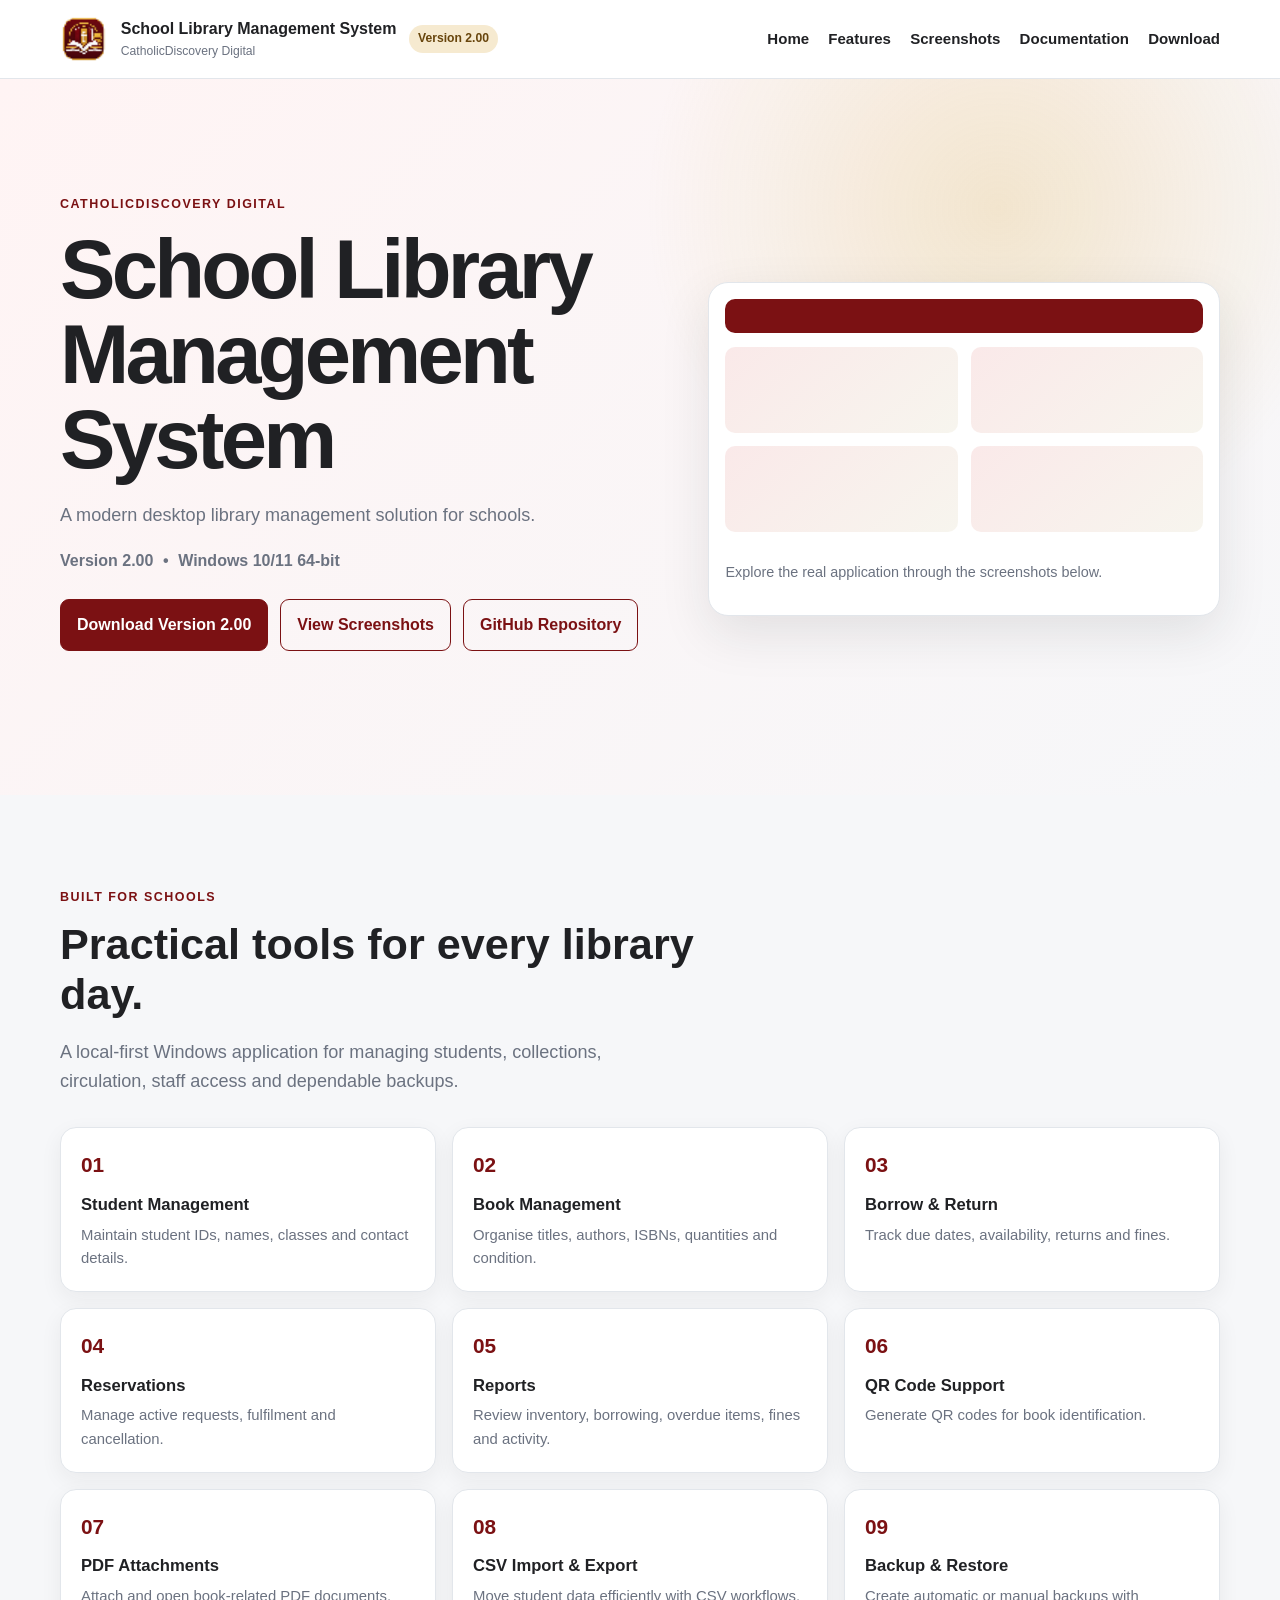
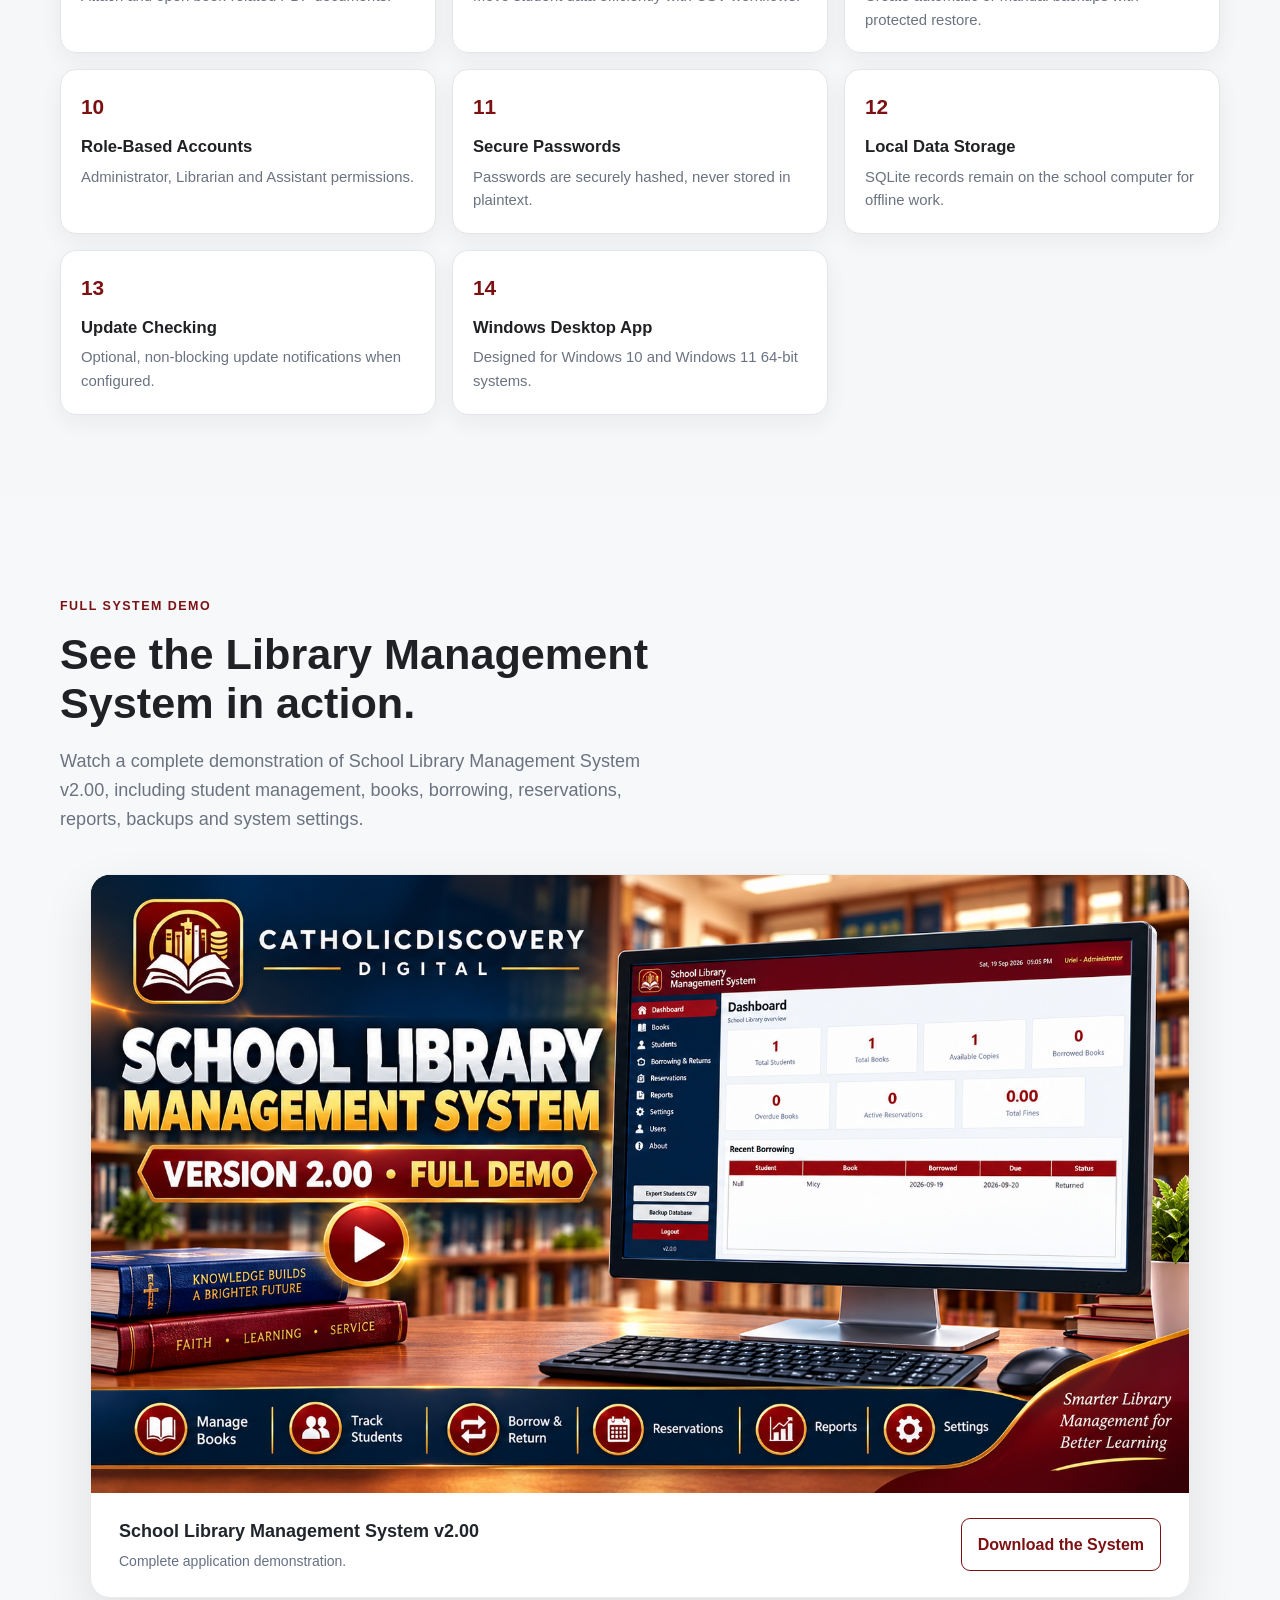
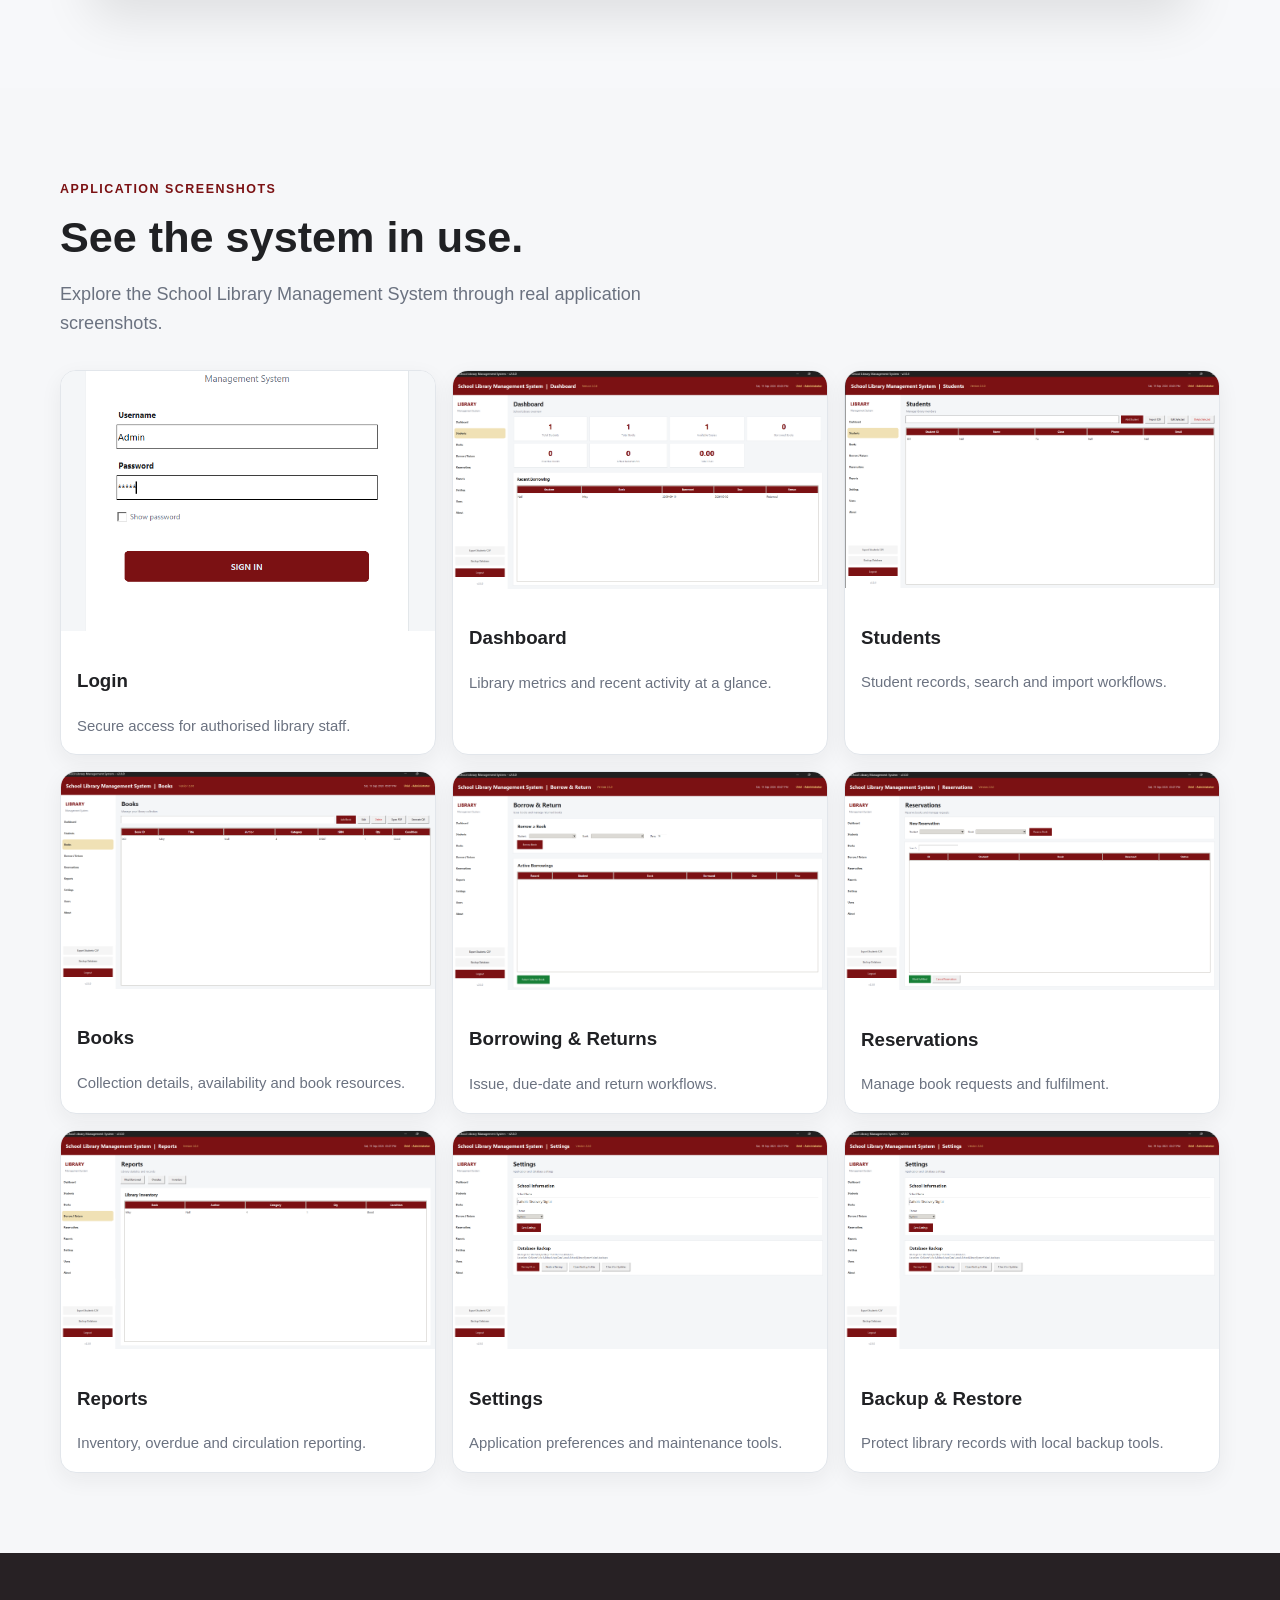
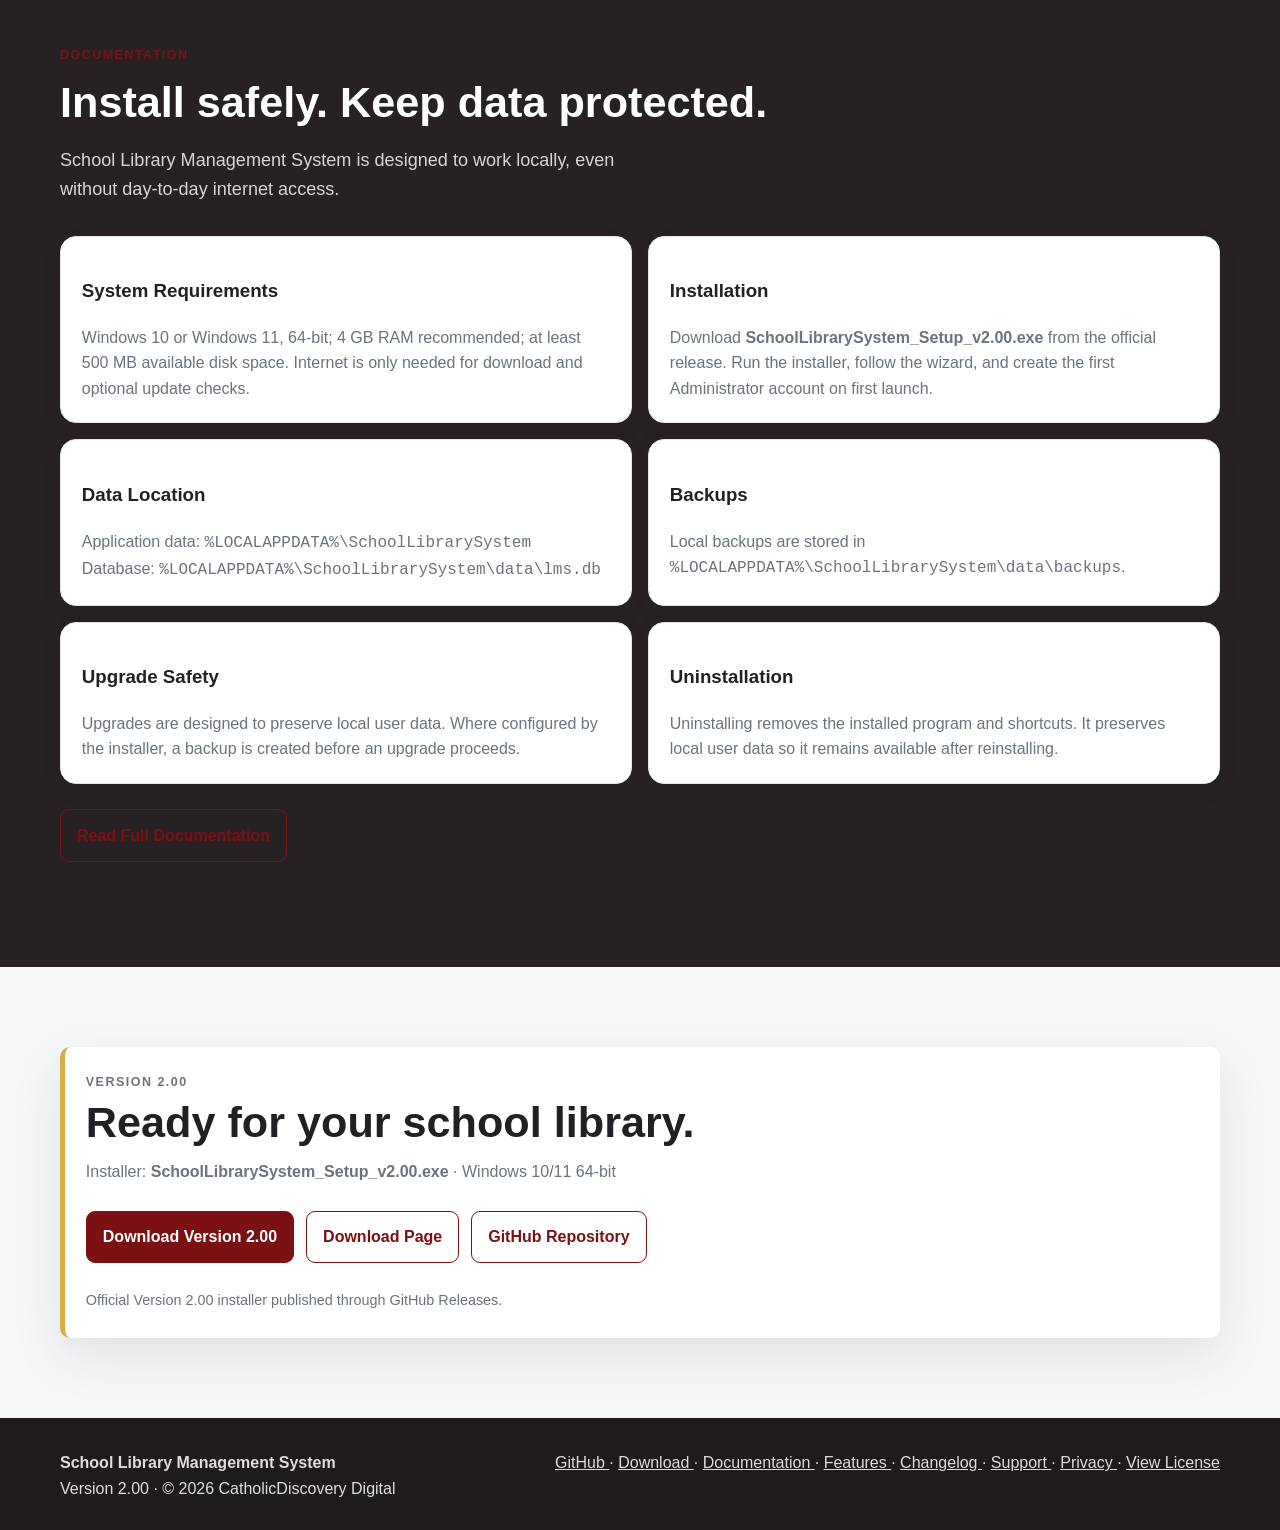
<file: index.html>
<!doctype html>

<html lang="en">
<head>
  <meta charset="utf-8">
  <meta name="viewport" content="width=device-width, initial-scale=1">

  <meta name="theme-color" content="#7b1113">
  <meta name="description" content="Professional Windows desktop library management software for schools.">

  <meta property="og:title" content="School Library Management System | CatholicDiscovery Digital">
  <meta property="og:description" content="Professional Windows desktop library management software for schools.">
  <meta property="og:type" content="website">

  <title>School Library Management System | CatholicDiscovery Digital</title>

  <link rel="icon" href="assets/favicon.ico" sizes="any">
  <link rel="stylesheet" href="style.css">

  <script defer src="script.js"></script>

</head>

<body>

  <!-- Skip Link -->

<a class="skip" href="#main">Skip to content</a>

  <!-- =========================
       HEADER / NAVIGATION
  ========================== -->

  <header class="topbar">
    <nav class="site-width topbar-inner" aria-label="Primary navigation">


  <!-- Brand -->
  <a class="brand" href="index.html" aria-label="School Library Management System home">

    <img
      src="assets/logo.png"
      alt="School Library Management System Logo"
    >

    <span>
      <span class="brand-name">
        School Library Management System
      </span>

      <span class="brand-publisher">
        CatholicDiscovery Digital
      </span>
    </span>

    <span class="badge">
      Version <span data-version>2.00</span>
    </span>

  </a>

  <!-- Mobile Menu Button -->
  <button
    class="menu-button"
    type="button"
    data-menu-button
    aria-label="Toggle navigation"
    aria-expanded="false"
  >
    Menu
  </button>

  <!-- Navigation -->
  <div class="nav-links" data-menu>

    <a href="index.html" aria-current="page">
      Home
    </a>

    <a href="features.html">
      Features
    </a>

    <a href="index.html#screenshots">
      Screenshots
    </a>

    <a href="documentation.html">
      Documentation
    </a>

    <a href="download.html">
      Download
    </a>

  </div>

</nav>


  </header>

  <main id="main">


<!-- =========================
     HERO
========================== -->
<section class="hero" id="top">

  <div class="site-width hero-layout">

    <div>

      <p class="eyebrow">
        CatholicDiscovery Digital
      </p>

      <h1>
        School Library Management System
      </h1>

      <p class="lead">
        A modern desktop library management solution for schools.
      </p>

      <div class="hero-meta">

        <span>
          Version <span data-version>2.00</span>
        </span>

        <span>•</span>

        <span>
          Windows 10/11 64-bit
        </span>

      </div>


      <!-- Hero Buttons -->
      <div class="buttons">

        <a
          class="button"
          href="download.html"
        >
          Download Version 2.00
        </a>

        <a
          class="button alt"
          href="index.html#screenshots"
        >
          View Screenshots
        </a>

        <a
          class="button alt"
          href="https://github.com/micnu123-png/school-library-management-system"
          target="_blank"
          rel="noopener noreferrer"
        >
          GitHub Repository
        </a>

      </div>

      <p
        class="status"
        id="site-status"
        aria-live="polite"
      ></p>

    </div>


    <!-- Application Preview -->
    <div
      class="app-preview"
      aria-label="Application preview"
    >

      <div class="preview-top"></div>

      <div class="preview-lines">
        <span></span>
        <span></span>
        <span></span>
        <span></span>
      </div>

      <p class="status">
        Explore the real application through the screenshots below.
      </p>

    </div>

  </div>

</section>


<!-- =========================
     FEATURES
========================== -->
<section id="features">

  <div class="site-width">

    <div class="section-heading">

      <p class="eyebrow">
        Built for schools
      </p>

      <h2>
        Practical tools for every library day.
      </h2>

      <p class="lead">
        A local-first Windows application for managing students,
        collections, circulation, staff access and dependable backups.
      </p>

    </div>


    <div class="feature-grid">

      <article class="feature">
        <span class="feature-icon">01</span>
        <h3>Student Management</h3>
        <p>
          Maintain student IDs, names, classes and contact details.
        </p>
      </article>

      <article class="feature">
        <span class="feature-icon">02</span>
        <h3>Book Management</h3>
        <p>
          Organise titles, authors, ISBNs, quantities and condition.
        </p>
      </article>

      <article class="feature">
        <span class="feature-icon">03</span>
        <h3>Borrow &amp; Return</h3>
        <p>
          Track due dates, availability, returns and fines.
        </p>
      </article>

      <article class="feature">
        <span class="feature-icon">04</span>
        <h3>Reservations</h3>
        <p>
          Manage active requests, fulfilment and cancellation.
        </p>
      </article>

      <article class="feature">
        <span class="feature-icon">05</span>
        <h3>Reports</h3>
        <p>
          Review inventory, borrowing, overdue items, fines and activity.
        </p>
      </article>

      <article class="feature">
        <span class="feature-icon">06</span>
        <h3>QR Code Support</h3>
        <p>
          Generate QR codes for book identification.
        </p>
      </article>

      <article class="feature">
        <span class="feature-icon">07</span>
        <h3>PDF Attachments</h3>
        <p>
          Attach and open book-related PDF documents.
        </p>
      </article>

      <article class="feature">
        <span class="feature-icon">08</span>
        <h3>CSV Import &amp; Export</h3>
        <p>
          Move student data efficiently with CSV workflows.
        </p>
      </article>

      <article class="feature">
        <span class="feature-icon">09</span>
        <h3>Backup &amp; Restore</h3>
        <p>
          Create automatic or manual backups with protected restore.
        </p>
      </article>

      <article class="feature">
        <span class="feature-icon">10</span>
        <h3>Role-Based Accounts</h3>
        <p>
          Administrator, Librarian and Assistant permissions.
        </p>
      </article>

      <article class="feature">
        <span class="feature-icon">11</span>
        <h3>Secure Passwords</h3>
        <p>
          Passwords are securely hashed, never stored in plaintext.
        </p>
      </article>

      <article class="feature">
        <span class="feature-icon">12</span>
        <h3>Local Data Storage</h3>
        <p>
          SQLite records remain on the school computer for offline work.
        </p>
      </article>

      <article class="feature">
        <span class="feature-icon">13</span>
        <h3>Update Checking</h3>
        <p>
          Optional, non-blocking update notifications when configured.
        </p>
      </article>

      <article class="feature">
        <span class="feature-icon">14</span>
        <h3>Windows Desktop App</h3>
        <p>
          Designed for Windows 10 and Windows 11 64-bit systems.
        </p>
      </article>

    </div>

  </div>

</section>

    <!-- =========================
     VIDEO DEMO
========================== -->
<section class="demo-video-section" id="demo">

  <div class="site-width">

    <div class="section-heading">

      <p class="eyebrow">
        Full System Demo
      </p>

      <h2>
        See the Library Management System in action.
      </h2>

      <p class="lead">
        Watch a complete demonstration of School Library Management System
        v2.00, including student management, books, borrowing, reservations,
        reports, backups and system settings.
      </p>

    </div>

    <div class="demo-video-card">

      <div class="video-container">

        <video
          id="library-demo-video"
          playsinline
          preload="metadata"
          poster="assets/images/library-demo-poster.jpg"
        >
          <source
            src="https://res.cloudinary.com/dn3k7vl4/video/upload/v1790012895/library-demo.mp4"
            type="video/mp4"
          >

          Your browser does not support HTML5 video.
        </video>

      </div>

      <div class="demo-video-info">

        <div>
          <strong>School Library Management System v2.00</strong>

          <p>
            Complete application demonstration.
          </p>
        </div>

        <a
          class="button alt"
          href="download.html"
        >
          Download the System
        </a>

      </div>

    </div>

  </div>

</section>
    


<!-- =========================
     SCREENSHOTS
========================== -->
<section id="screenshots">

  <div class="site-width">

    <div class="section-heading">

      <p class="eyebrow">
        Application Screenshots
      </p>

      <h2>
        See the system in use.
      </h2>

      <p class="lead">
        Explore the School Library Management System through real
        application screenshots.
      </p>

    </div>


    <div class="screenshots">

      <!-- Login -->
      <article class="shot-card">

        <a
          href="screenshots/login.png"
          data-shot-link
          target="_blank"
          rel="noopener"
        >

          <div class="shot-media">

            <img
              src="screenshots/login.png"
              alt="School Library Management System login screen"
            >

            <span class="placeholder">
              Screenshot coming soon
            </span>

          </div>

        </a>

        <div class="shot-copy">
          <h3>Login</h3>
          <p>
            Secure access for authorised library staff.
          </p>
        </div>

      </article>


      <!-- Dashboard -->
      <article class="shot-card">

        <a
          href="screenshots/dashboard.png"
          data-shot-link
          target="_blank"
          rel="noopener"
        >

          <div class="shot-media">

            <img
              src="screenshots/dashboard.png"
              alt="School Library Management System dashboard"
            >

            <span class="placeholder">
              Screenshot coming soon
            </span>

          </div>

        </a>

        <div class="shot-copy">
          <h3>Dashboard</h3>
          <p>
            Library metrics and recent activity at a glance.
          </p>
        </div>

      </article>


      <!-- Students -->
      <article class="shot-card">

        <a
          href="screenshots/students.png"
          data-shot-link
          target="_blank"
          rel="noopener"
        >

          <div class="shot-media">

            <img
              src="screenshots/students.png"
              alt="Student management page"
            >

            <span class="placeholder">
              Screenshot coming soon
            </span>

          </div>

        </a>

        <div class="shot-copy">
          <h3>Students</h3>
          <p>
            Student records, search and import workflows.
          </p>
        </div>

      </article>


      <!-- Books -->
      <article class="shot-card">

        <a
          href="screenshots/books.png"
          data-shot-link
          target="_blank"
          rel="noopener"
        >

          <div class="shot-media">

            <img
              src="screenshots/books.png"
              alt="Book management page"
            >

            <span class="placeholder">
              Screenshot coming soon
            </span>

          </div>

        </a>

        <div class="shot-copy">
          <h3>Books</h3>
          <p>
            Collection details, availability and book resources.
          </p>
        </div>

      </article>


      <!-- Borrowing -->
      <article class="shot-card">

        <a
          href="screenshots/borrowing.png"
          data-shot-link
          target="_blank"
          rel="noopener"
        >

          <div class="shot-media">

            <img
              src="screenshots/borrowing.png"
              alt="Borrowing and returns page"
            >

            <span class="placeholder">
              Screenshot coming soon
            </span>

          </div>

        </a>

        <div class="shot-copy">
          <h3>Borrowing &amp; Returns</h3>
          <p>
            Issue, due-date and return workflows.
          </p>
        </div>

      </article>


      <!-- Reservations -->
      <article class="shot-card">

        <a
          href="screenshots/reservations.png"
          data-shot-link
          target="_blank"
          rel="noopener"
        >

          <div class="shot-media">

            <img
              src="screenshots/reservations.png"
              alt="Reservations page"
            >

            <span class="placeholder">
              Screenshot coming soon
            </span>

          </div>

        </a>

        <div class="shot-copy">
          <h3>Reservations</h3>
          <p>
            Manage book requests and fulfilment.
          </p>
        </div>

      </article>


      <!-- Reports -->
      <article class="shot-card">

        <a
          href="screenshots/reports.png"
          data-shot-link
          target="_blank"
          rel="noopener"
        >

          <div class="shot-media">

            <img
              src="screenshots/reports.png"
              alt="Reports page"
            >

            <span class="placeholder">
              Screenshot coming soon
            </span>

          </div>

        </a>

        <div class="shot-copy">
          <h3>Reports</h3>
          <p>
            Inventory, overdue and circulation reporting.
          </p>
        </div>

      </article>


      <!-- Settings -->
      <article class="shot-card">

        <a
          href="screenshots/settings.png"
          data-shot-link
          target="_blank"
          rel="noopener"
        >

          <div class="shot-media">

            <img
              src="screenshots/settings.png"
              alt="Settings page"
            >

            <span class="placeholder">
              Screenshot coming soon
            </span>

          </div>

        </a>

        <div class="shot-copy">
          <h3>Settings</h3>
          <p>
            Application preferences and maintenance tools.
          </p>
        </div>

      </article>


      <!-- Backup -->
      <article class="shot-card">

        <a
          href="screenshots/backup.png"
          data-shot-link
          target="_blank"
          rel="noopener"
        >

          <div class="shot-media">

            <img
              src="screenshots/backup.png"
              alt="Backup and restore page"
            >

            <span class="placeholder">
              Screenshot coming soon
            </span>

          </div>

        </a>

        <div class="shot-copy">
          <h3>Backup &amp; Restore</h3>
          <p>
            Protect library records with local backup tools.
          </p>
        </div>

      </article>

    </div>

  </div>

</section>


<!-- =========================
     DOCUMENTATION PREVIEW
========================== -->
<section
  class="docs"
  id="documentation"
>

  <div class="site-width">

    <div class="section-heading">

      <p class="eyebrow">
        Documentation
      </p>

      <h2>
        Install safely. Keep data protected.
      </h2>

      <p class="lead">
        School Library Management System is designed to work locally,
        even without day-to-day internet access.
      </p>

    </div>


    <div class="doc-grid">

      <article class="doc-card">
        <h3>System Requirements</h3>
        <p>
          Windows 10 or Windows 11, 64-bit; 4 GB RAM recommended;
          at least 500 MB available disk space. Internet is only needed
          for download and optional update checks.
        </p>
      </article>

      <article class="doc-card">
        <h3>Installation</h3>
        <p>
          Download <strong>SchoolLibrarySystem_Setup_v2.00.exe</strong>
          from the official release. Run the installer, follow the
          wizard, and create the first Administrator account on first launch.
        </p>
      </article>

      <article class="doc-card">
        <h3>Data Location</h3>
        <p>
          Application data:
          <code>%LOCALAPPDATA%\SchoolLibrarySystem</code>
          <br>
          Database:
          <code>%LOCALAPPDATA%\SchoolLibrarySystem\data\lms.db</code>
        </p>
      </article>

      <article class="doc-card">
        <h3>Backups</h3>
        <p>
          Local backups are stored in
          <code>%LOCALAPPDATA%\SchoolLibrarySystem\data\backups</code>.
        </p>
      </article>

      <article class="doc-card">
        <h3>Upgrade Safety</h3>
        <p>
          Upgrades are designed to preserve local user data.
          Where configured by the installer, a backup is created
          before an upgrade proceeds.
        </p>
      </article>

      <article class="doc-card">
        <h3>Uninstallation</h3>
        <p>
          Uninstalling removes the installed program and shortcuts.
          It preserves local user data so it remains available
          after reinstalling.
        </p>
      </article>

    </div>


    <div class="buttons">

      <a
        class="button alt"
        href="documentation.html"
      >
        Read Full Documentation
      </a>

    </div>

  </div>

</section>


<!-- =========================
     DOWNLOAD
========================== -->
<section id="download">

  <div class="site-width release-box">

    <p class="eyebrow">
      Version <span data-version>2.00</span>
    </p>

    <h2>
      Ready for your school library.
    </h2>

    <p>
      Installer:
      <strong>SchoolLibrarySystem_Setup_v2.00.exe</strong>
      · Windows 10/11 64-bit
    </p>


    <div class="buttons">

      <!-- Official GitHub Release -->
      <a
        class="button"
        href="https://github.com/micnu123-png/school-library-management-system/releases/download/v2.00/SchoolLibrarySystem_Setup_v2.00.exe"
      >
        Download Version 2.00
      </a>

      <a
        class="button alt"
        href="download.html"
      >
        Download Page
      </a>

      <a
        class="button alt"
        href="https://github.com/micnu123-png/school-library-management-system"
        target="_blank"
        rel="noopener noreferrer"
      >
        GitHub Repository
      </a>

    </div>


    <p class="status">
      Official Version 2.00 installer published through GitHub Releases.
    </p>

  </div>

</section>


  </main>

  <!-- =========================
       FOOTER
  ========================== -->

  <footer class="footer">


<div class="site-width footer-inner">

  <div>

    <strong>
      School Library Management System
    </strong>

    <br>

    Version <span data-version>2.00</span>
    · © 2026 CatholicDiscovery Digital

  </div>


  <div class="footer-links">

    <a
      href="https://github.com/micnu123-png/school-library-management-system"
      target="_blank"
      rel="noopener noreferrer"
    >
      GitHub
    </a>

    ·

    <a href="download.html">
      Download
    </a>

    ·

    <a href="documentation.html">
      Documentation
    </a>

    ·

    <a href="features.html">
      Features
    </a>

    ·

    <a href="changelog.html">
      Changelog
    </a>

    ·

    <a href="support.html">
      Support
    </a>

    ·

    <a href="privacy.html">
      Privacy
    </a>

    ·

    <a href="license.html">
      View License
    </a>

  </div>

</div>


  </footer>

  <script src="https://cdn.fluidplayer.com/v3/current/fluidplayer.min.js"></script>

<script>
  document.addEventListener("DOMContentLoaded", function () {

    var myFP = fluidPlayer("library-demo-video", {

      layoutControls: {

        controlBar: {
          autoHideTimeout: 3,
          animated: true,
          autoHide: true
        },

        htmlOnPauseBlock: {
          html: null,
          height: null,
          width: null
        },

        autoPlay: false,
        mute: false,

        allowTheatre: true,

        playPauseAnimation: true,

        playbackRateEnabled: true,

        allowDownload: false,

        playButtonShowing: true,

        fillToContainer: false,

        posterImage: "assets/images/library-demo-poster.jpg"
      },

      vastOptions: {
        adList: [],
        adCTAText: false,
        adCTATextPosition: ""
      }

    });

  });

  
</script>
</body>
</html>
</file>
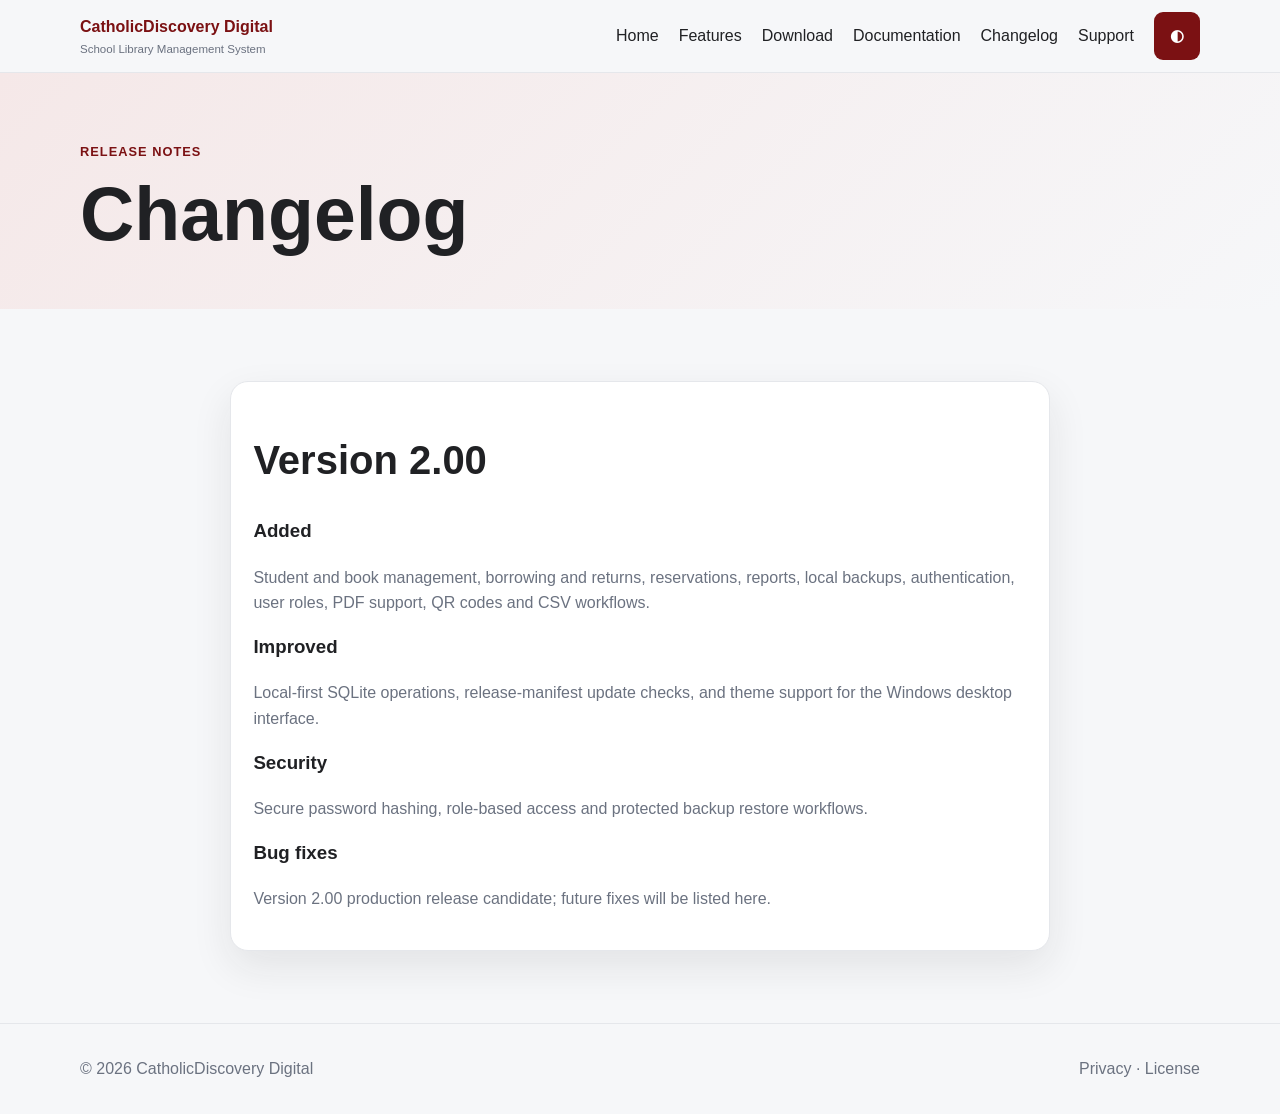
<file: changelog.html>
<!doctype html>
<html lang="en"><head><meta charset="utf-8"><meta name="viewport" content="width=device-width,initial-scale=1"><title>Changelog | School Library Management System</title><meta name="description" content="Release notes for School Library Management System."><link rel="stylesheet" href="css/style.css"><script defer src="js/version.js"></script><script defer src="js/script.js"></script></head>
<body><header class="nav"><nav class="container nav-inner"><a class="brand" href="index.html">CatholicDiscovery Digital<small>School Library Management System</small></a><button class="menu-toggle" data-menu-toggle aria-label="Open navigation">☰</button><div class="links" data-menu><a href="index.html">Home</a><a href="features.html">Features</a><a href="download.html">Download</a><a href="documentation.html">Documentation</a><a href="changelog.html">Changelog</a><a href="support.html">Support</a><button data-theme-toggle aria-label="Toggle theme">◐</button></div></nav></header>
<main><section class="page-hero"><div class="container"><p class="eyebrow">Release notes</p><h1>Changelog</h1></div></section><section><article class="container prose card"><h2>Version 2.00</h2><h3>Added</h3><p>Student and book management, borrowing and returns, reservations, reports, local backups, authentication, user roles, PDF support, QR codes and CSV workflows.</p><h3>Improved</h3><p>Local-first SQLite operations, release-manifest update checks, and theme support for the Windows desktop interface.</p><h3>Security</h3><p>Secure password hashing, role-based access and protected backup restore workflows.</p><h3>Bug fixes</h3><p>Version 2.00 production release candidate; future fixes will be listed here.</p></article></section></main>
<footer class="footer"><div class="container footer-grid"><span>© <span data-year></span> CatholicDiscovery Digital</span><span><a href="privacy.html">Privacy</a> · <a href="license.html">License</a></span></div></footer></body></html>
</file>
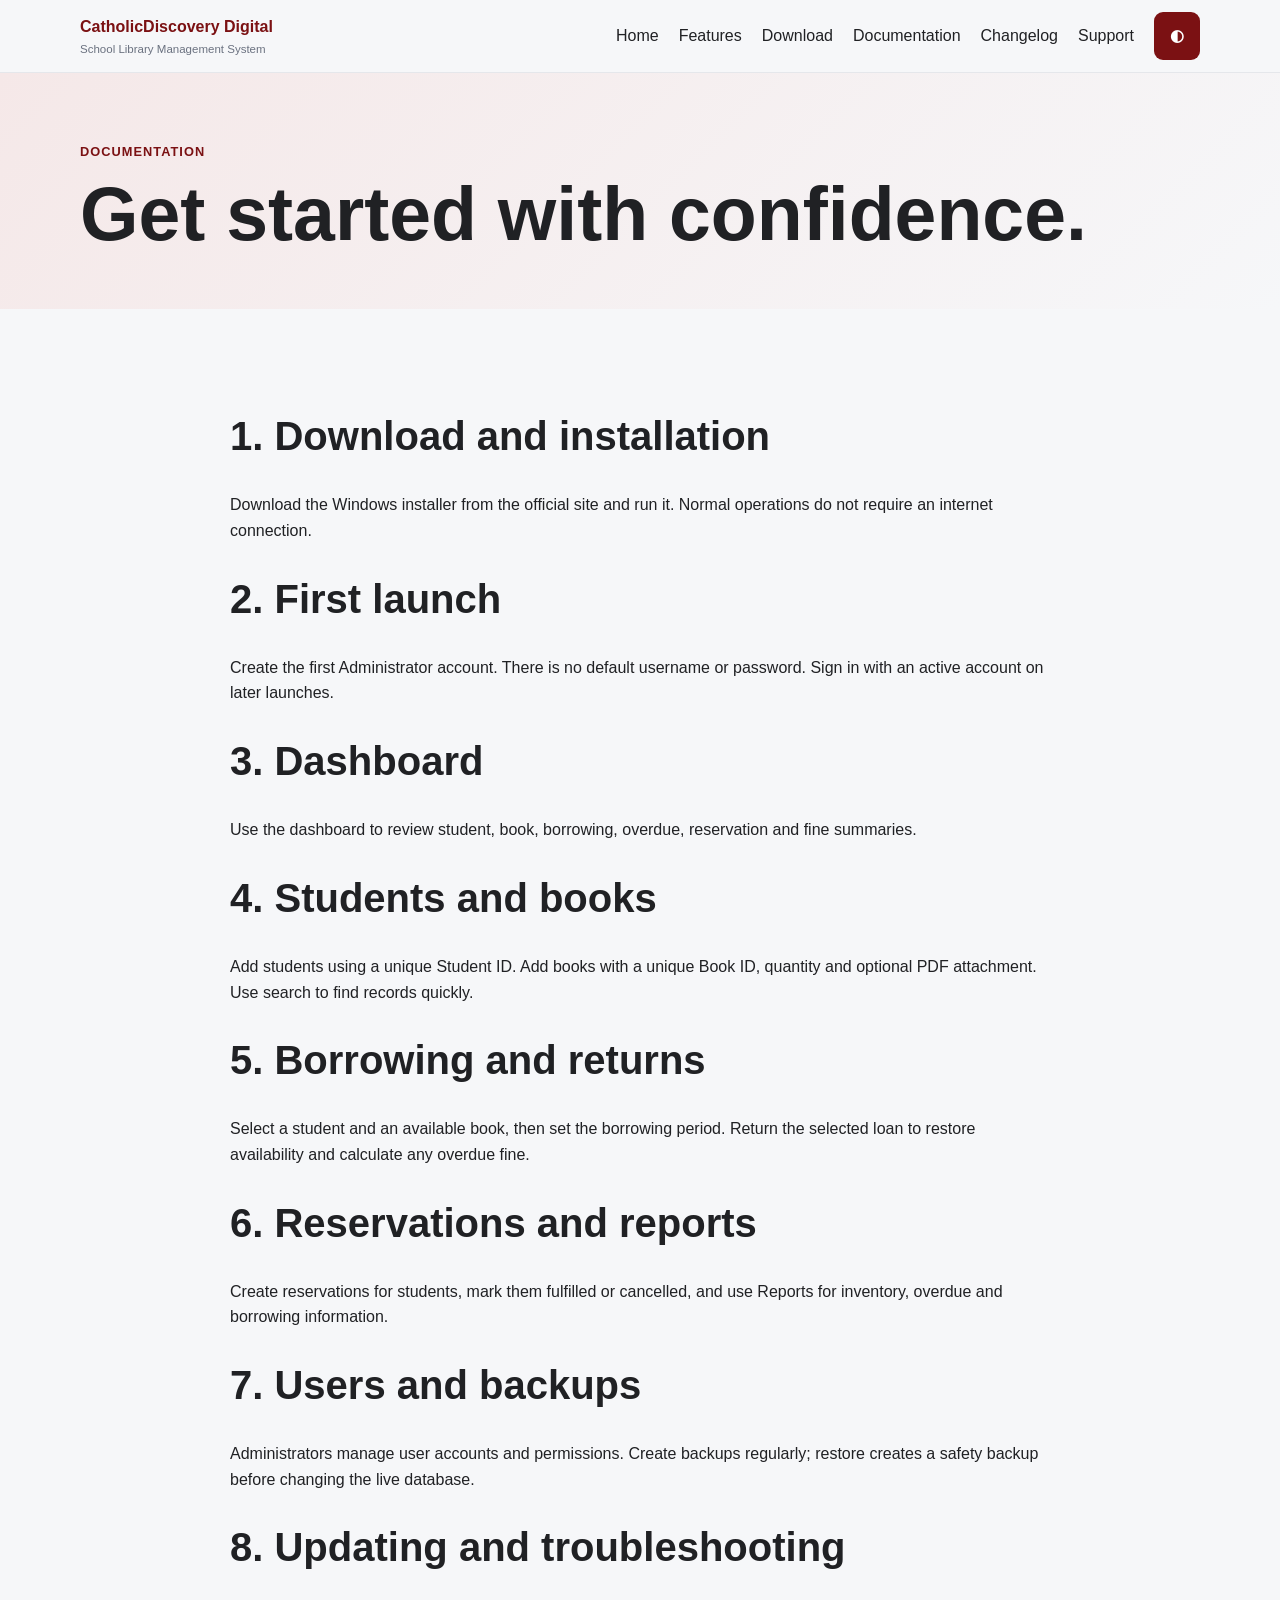
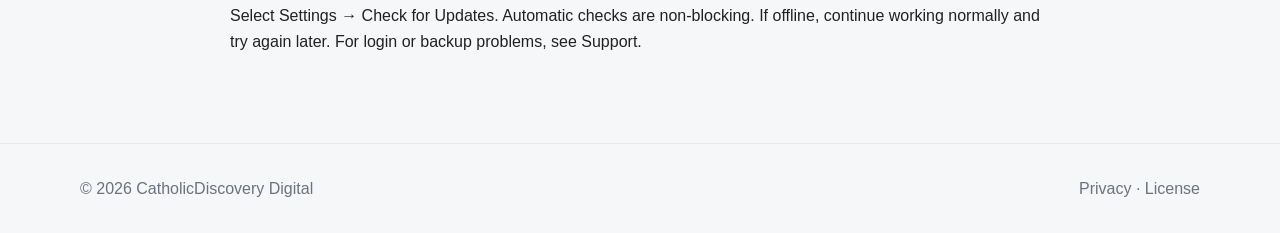
<file: documentation.html>
<!doctype html><html lang="en"><head><meta charset="utf-8"><meta name="viewport" content="width=device-width,initial-scale=1"><title>Documentation | School Library Management System</title><meta name="description" content="Installation and operating documentation for School Library Management System."><link rel="stylesheet" href="css/style.css"><script defer src="js/version.js"></script><script defer src="js/script.js"></script></head><body><header class="nav"><nav class="container nav-inner"><a class="brand" href="index.html">CatholicDiscovery Digital<small>School Library Management System</small></a><button class="menu-toggle" data-menu-toggle aria-label="Open navigation">☰</button><div class="links" data-menu><a href="index.html">Home</a><a href="features.html">Features</a><a href="download.html">Download</a><a href="documentation.html">Documentation</a><a href="changelog.html">Changelog</a><a href="support.html">Support</a><button data-theme-toggle aria-label="Toggle theme">◐</button></div></nav></header><main><section class="page-hero"><div class="container"><p class="eyebrow">Documentation</p><h1>Get started with confidence.</h1></div></section><section><article class="container prose"><h2>1. Download and installation</h2><p>Download the Windows installer from the official site and run it. Normal operations do not require an internet connection.</p><h2>2. First launch</h2><p>Create the first Administrator account. There is no default username or password. Sign in with an active account on later launches.</p><h2>3. Dashboard</h2><p>Use the dashboard to review student, book, borrowing, overdue, reservation and fine summaries.</p><h2>4. Students and books</h2><p>Add students using a unique Student ID. Add books with a unique Book ID, quantity and optional PDF attachment. Use search to find records quickly.</p><h2>5. Borrowing and returns</h2><p>Select a student and an available book, then set the borrowing period. Return the selected loan to restore availability and calculate any overdue fine.</p><h2>6. Reservations and reports</h2><p>Create reservations for students, mark them fulfilled or cancelled, and use Reports for inventory, overdue and borrowing information.</p><h2>7. Users and backups</h2><p>Administrators manage user accounts and permissions. Create backups regularly; restore creates a safety backup before changing the live database.</p><h2>8. Updating and troubleshooting</h2><p>Select Settings → Check for Updates. Automatic checks are non-blocking. If offline, continue working normally and try again later. For login or backup problems, see Support.</p></article></section></main><footer class="footer"><div class="container footer-grid"><span>© <span data-year></span> CatholicDiscovery Digital</span><span><a href="privacy.html">Privacy</a> · <a href="license.html">License</a></span></div></footer></body></html>
</file>
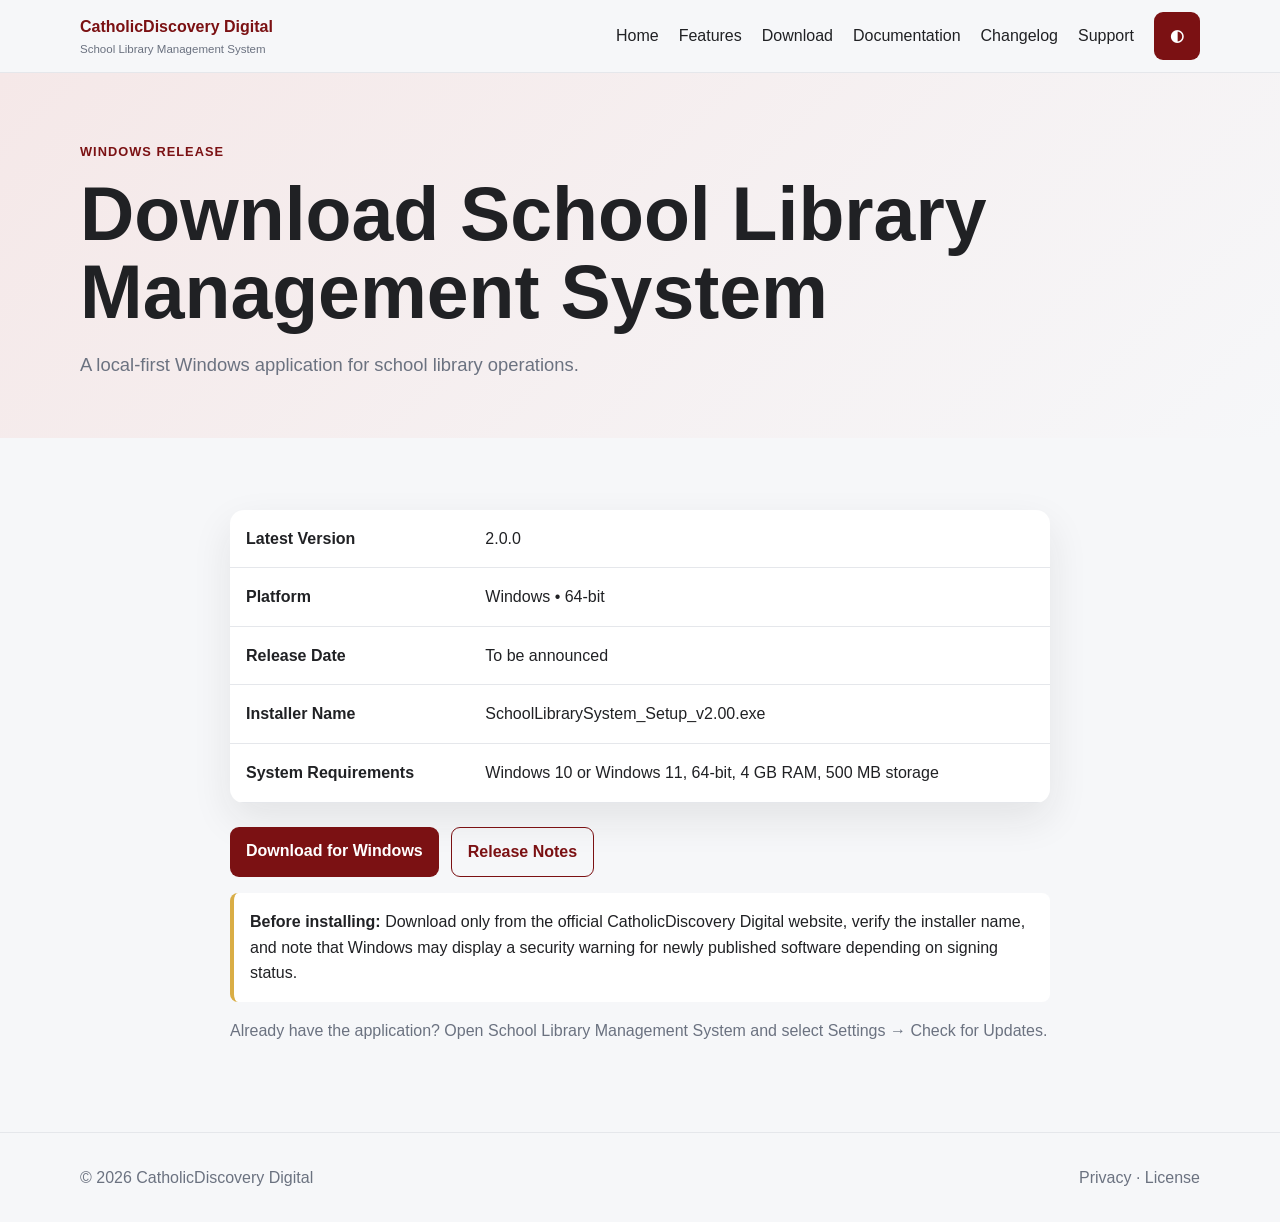
<file: download.html>
<!doctype html>
<html lang="en"><head><meta charset="utf-8"><meta name="viewport" content="width=device-width,initial-scale=1"><title>Download | School Library Management System</title><meta name="description" content="Download School Library Management System for Windows."><link rel="stylesheet" href="css/style.css"><script defer src="js/version.js"></script><script defer src="js/script.js"></script></head>
<body><header class="nav"><nav class="container nav-inner"><a class="brand" href="index.html">CatholicDiscovery Digital<small>School Library Management System</small></a><button class="menu-toggle" data-menu-toggle aria-label="Open navigation">☰</button><div class="links" data-menu><a href="index.html">Home</a><a href="features.html">Features</a><a href="download.html">Download</a><a href="documentation.html">Documentation</a><a href="changelog.html">Changelog</a><a href="support.html">Support</a><button data-theme-toggle aria-label="Toggle theme">◐</button></div></nav></header>
<main><section class="page-hero"><div class="container"><p class="eyebrow">Windows release</p><h1>Download School Library Management System</h1><p class="lead">A local-first Windows application for school library operations.</p></div></section><section><div class="container prose"><table class="table"><tr><th>Latest Version</th><td data-release-version>2.0.0</td></tr><tr><th>Platform</th><td data-release-platform>Windows • 64-bit</td></tr><tr><th>Release Date</th><td>To be announced</td></tr><tr><th>Installer Name</th><td>SchoolLibrarySystem_Setup_v2.00.exe</td></tr><tr><th>System Requirements</th><td>Windows 10 or Windows 11, 64-bit, 4 GB RAM, 500 MB storage</td></tr></table><div class="actions"><a class="button" href="#" data-download>Download for Windows</a><a class="button secondary" href="changelog.html">Release Notes</a></div><p id="download-message" class="muted" aria-live="polite"></p><aside class="notice"><strong>Before installing:</strong> Download only from the official CatholicDiscovery Digital website, verify the installer name, and note that Windows may display a security warning for newly published software depending on signing status.</aside><p class="muted">Already have the application? Open School Library Management System and select Settings → Check for Updates.</p></div></section></main>
<footer class="footer"><div class="container footer-grid"><span>© <span data-year></span> CatholicDiscovery Digital</span><span><a href="privacy.html">Privacy</a> · <a href="license.html">License</a></span></div></footer></body></html>
</file>
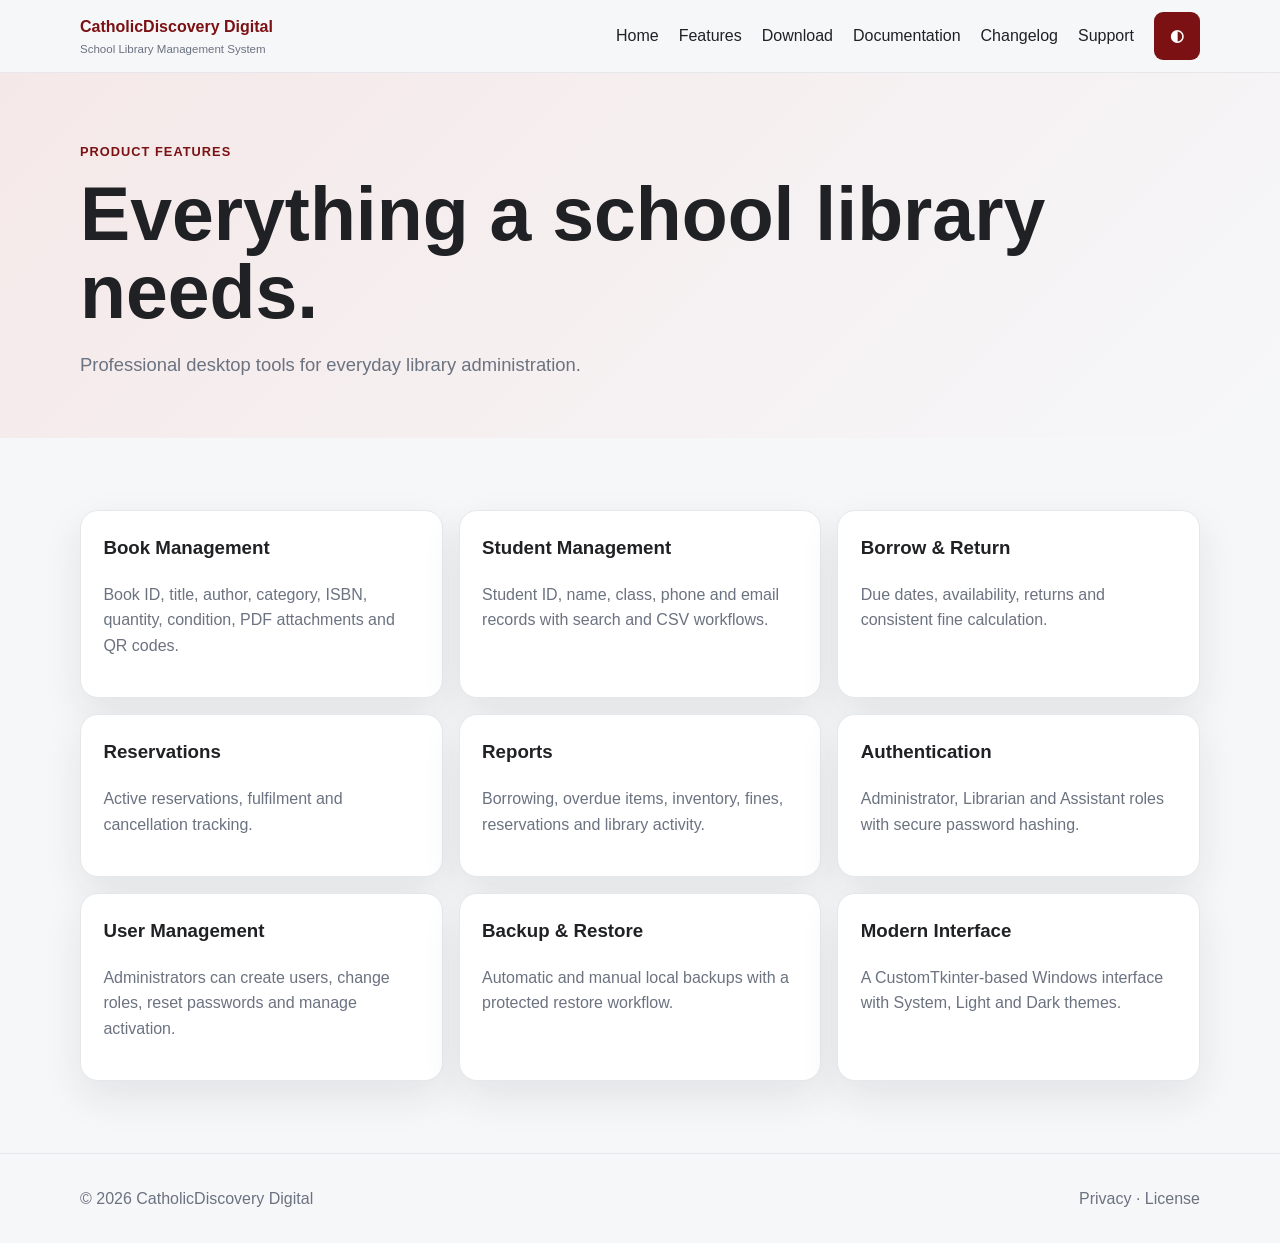
<file: features.html>
<!doctype html><html lang="en"><head><meta charset="utf-8"><meta name="viewport" content="width=device-width,initial-scale=1"><title>Features | School Library Management System</title><meta name="description" content="Explore School Library Management System features."><link rel="stylesheet" href="css/style.css"><script defer src="js/version.js"></script><script defer src="js/script.js"></script></head><body><header class="nav"><nav class="container nav-inner"><a class="brand" href="index.html">CatholicDiscovery Digital<small>School Library Management System</small></a><button class="menu-toggle" data-menu-toggle aria-label="Open navigation">☰</button><div class="links" data-menu><a href="index.html">Home</a><a href="features.html">Features</a><a href="download.html">Download</a><a href="documentation.html">Documentation</a><a href="changelog.html">Changelog</a><a href="support.html">Support</a><button data-theme-toggle aria-label="Toggle theme">◐</button></div></nav></header><main><section class="page-hero"><div class="container"><p class="eyebrow">Product features</p><h1>Everything a school library needs.</h1><p class="lead">Professional desktop tools for everyday library administration.</p></div></section><section><div class="container grid"><article class="card"><h3>Book Management</h3><p>Book ID, title, author, category, ISBN, quantity, condition, PDF attachments and QR codes.</p></article><article class="card"><h3>Student Management</h3><p>Student ID, name, class, phone and email records with search and CSV workflows.</p></article><article class="card"><h3>Borrow & Return</h3><p>Due dates, availability, returns and consistent fine calculation.</p></article><article class="card"><h3>Reservations</h3><p>Active reservations, fulfilment and cancellation tracking.</p></article><article class="card"><h3>Reports</h3><p>Borrowing, overdue items, inventory, fines, reservations and library activity.</p></article><article class="card"><h3>Authentication</h3><p>Administrator, Librarian and Assistant roles with secure password hashing.</p></article><article class="card"><h3>User Management</h3><p>Administrators can create users, change roles, reset passwords and manage activation.</p></article><article class="card"><h3>Backup & Restore</h3><p>Automatic and manual local backups with a protected restore workflow.</p></article><article class="card"><h3>Modern Interface</h3><p>A CustomTkinter-based Windows interface with System, Light and Dark themes.</p></article></div></section></main><footer class="footer"><div class="container footer-grid"><span>© <span data-year></span> CatholicDiscovery Digital</span><span><a href="privacy.html">Privacy</a> · <a href="license.html">License</a></span></div></footer></body></html>
</file>
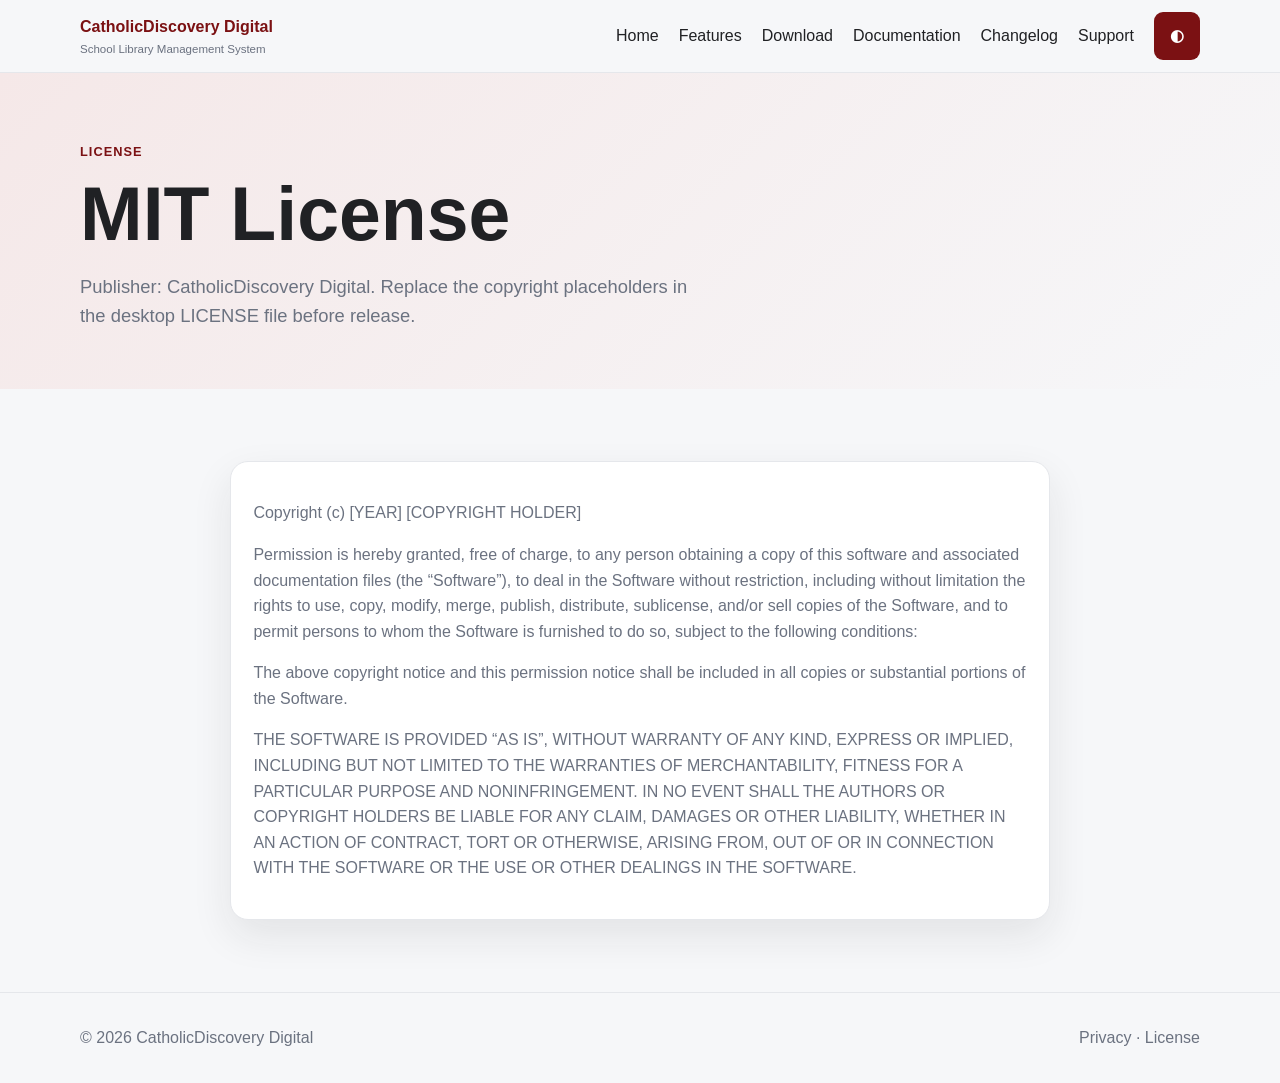
<file: license.html>
<!doctype html><html lang="en"><head><meta charset="utf-8"><meta name="viewport" content="width=device-width,initial-scale=1"><title>License | School Library Management System</title><meta name="description" content="License information for School Library Management System."><link rel="stylesheet" href="css/style.css"><script defer src="js/version.js"></script><script defer src="js/script.js"></script></head><body><header class="nav"><nav class="container nav-inner"><a class="brand" href="index.html">CatholicDiscovery Digital<small>School Library Management System</small></a><button class="menu-toggle" data-menu-toggle aria-label="Open navigation">☰</button><div class="links" data-menu><a href="index.html">Home</a><a href="features.html">Features</a><a href="download.html">Download</a><a href="documentation.html">Documentation</a><a href="changelog.html">Changelog</a><a href="support.html">Support</a><button data-theme-toggle aria-label="Toggle theme">◐</button></div></nav></header><main><section class="page-hero"><div class="container"><p class="eyebrow">License</p><h1>MIT License</h1><p class="lead">Publisher: CatholicDiscovery Digital. Replace the copyright placeholders in the desktop LICENSE file before release.</p></div></section><section><article class="container prose card"><p>Copyright (c) [YEAR] [COPYRIGHT HOLDER]</p><p>Permission is hereby granted, free of charge, to any person obtaining a copy of this software and associated documentation files (the “Software”), to deal in the Software without restriction, including without limitation the rights to use, copy, modify, merge, publish, distribute, sublicense, and/or sell copies of the Software, and to permit persons to whom the Software is furnished to do so, subject to the following conditions:</p><p>The above copyright notice and this permission notice shall be included in all copies or substantial portions of the Software.</p><p>THE SOFTWARE IS PROVIDED “AS IS”, WITHOUT WARRANTY OF ANY KIND, EXPRESS OR IMPLIED, INCLUDING BUT NOT LIMITED TO THE WARRANTIES OF MERCHANTABILITY, FITNESS FOR A PARTICULAR PURPOSE AND NONINFRINGEMENT. IN NO EVENT SHALL THE AUTHORS OR COPYRIGHT HOLDERS BE LIABLE FOR ANY CLAIM, DAMAGES OR OTHER LIABILITY, WHETHER IN AN ACTION OF CONTRACT, TORT OR OTHERWISE, ARISING FROM, OUT OF OR IN CONNECTION WITH THE SOFTWARE OR THE USE OR OTHER DEALINGS IN THE SOFTWARE.</p></article></section></main><footer class="footer"><div class="container footer-grid"><span>© <span data-year></span> CatholicDiscovery Digital</span><span><a href="privacy.html">Privacy</a> · <a href="license.html">License</a></span></div></footer></body></html>
</file>
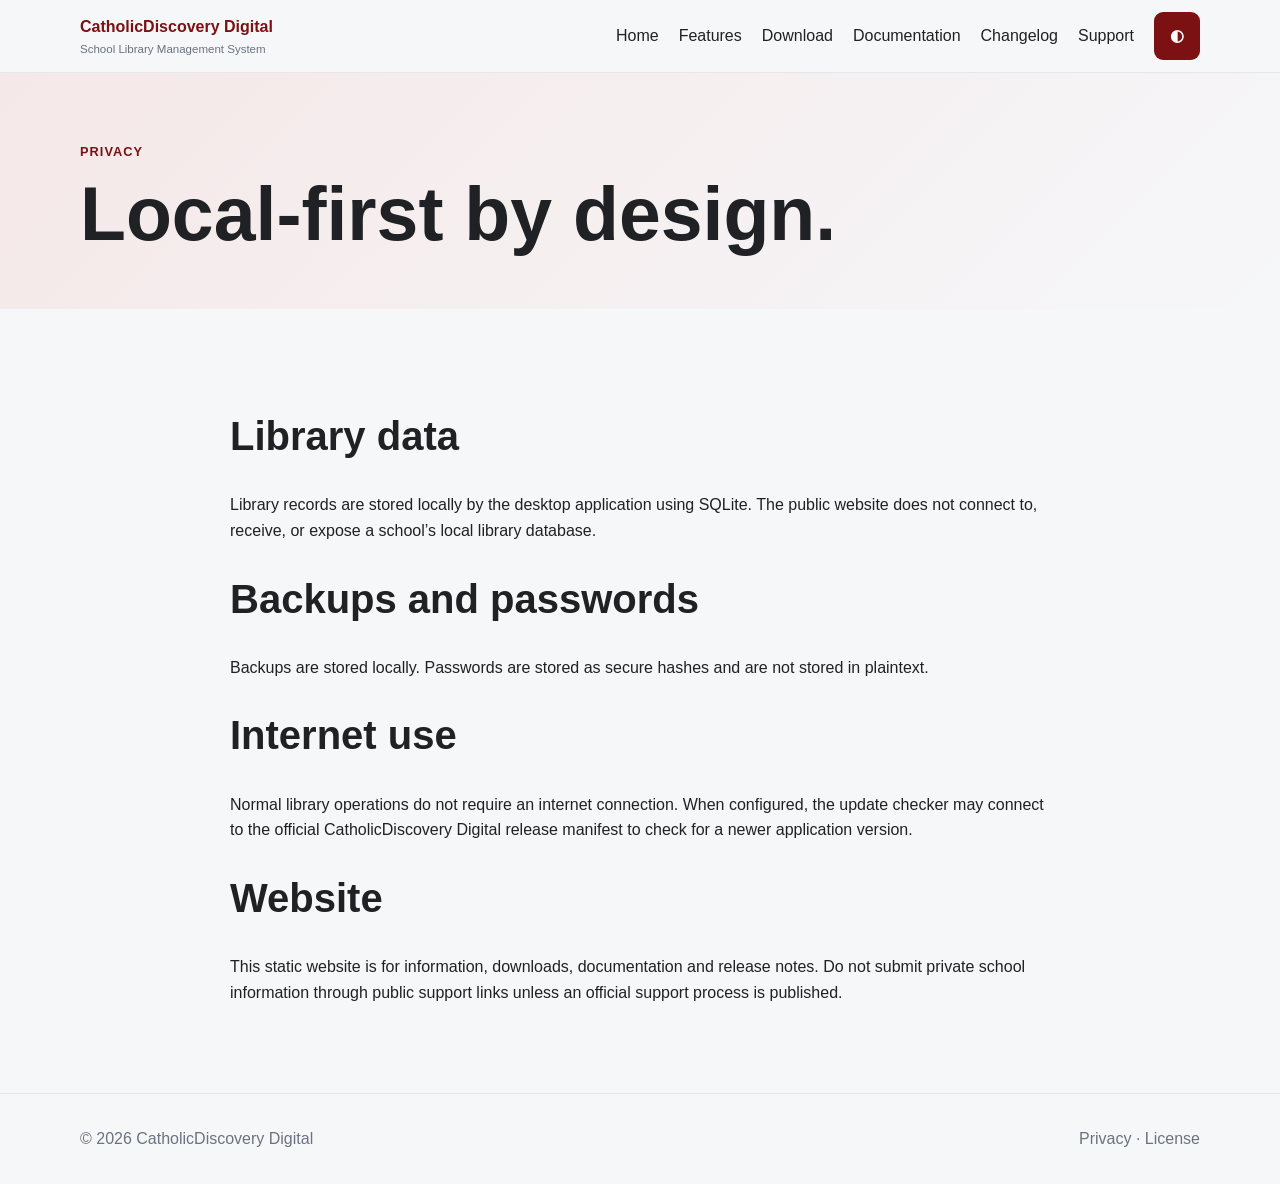
<file: privacy.html>
<!doctype html><html lang="en"><head><meta charset="utf-8"><meta name="viewport" content="width=device-width,initial-scale=1"><title>Privacy | School Library Management System</title><meta name="description" content="Privacy information for School Library Management System."><link rel="stylesheet" href="css/style.css"><script defer src="js/version.js"></script><script defer src="js/script.js"></script></head><body><header class="nav"><nav class="container nav-inner"><a class="brand" href="index.html">CatholicDiscovery Digital<small>School Library Management System</small></a><button class="menu-toggle" data-menu-toggle aria-label="Open navigation">☰</button><div class="links" data-menu><a href="index.html">Home</a><a href="features.html">Features</a><a href="download.html">Download</a><a href="documentation.html">Documentation</a><a href="changelog.html">Changelog</a><a href="support.html">Support</a><button data-theme-toggle aria-label="Toggle theme">◐</button></div></nav></header><main><section class="page-hero"><div class="container"><p class="eyebrow">Privacy</p><h1>Local-first by design.</h1></div></section><section><article class="container prose"><h2>Library data</h2><p>Library records are stored locally by the desktop application using SQLite. The public website does not connect to, receive, or expose a school’s local library database.</p><h2>Backups and passwords</h2><p>Backups are stored locally. Passwords are stored as secure hashes and are not stored in plaintext.</p><h2>Internet use</h2><p>Normal library operations do not require an internet connection. When configured, the update checker may connect to the official CatholicDiscovery Digital release manifest to check for a newer application version.</p><h2>Website</h2><p>This static website is for information, downloads, documentation and release notes. Do not submit private school information through public support links unless an official support process is published.</p></article></section></main><footer class="footer"><div class="container footer-grid"><span>© <span data-year></span> CatholicDiscovery Digital</span><span><a href="privacy.html">Privacy</a> · <a href="license.html">License</a></span></div></footer></body></html>
</file>
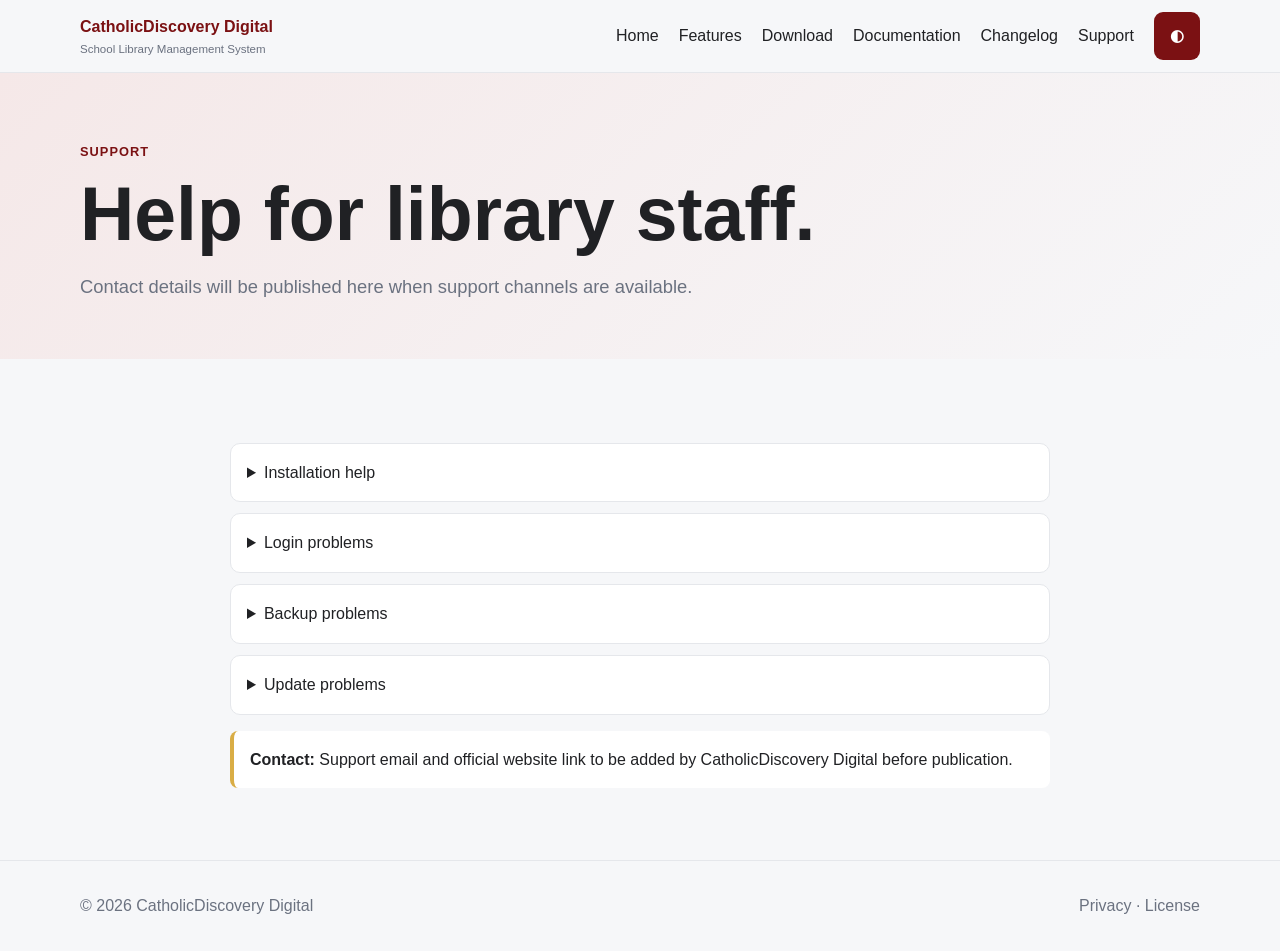
<file: support.html>
<!doctype html><html lang="en"><head><meta charset="utf-8"><meta name="viewport" content="width=device-width,initial-scale=1"><title>Support | School Library Management System</title><meta name="description" content="Support information for School Library Management System."><link rel="stylesheet" href="css/style.css"><script defer src="js/version.js"></script><script defer src="js/script.js"></script></head><body><header class="nav"><nav class="container nav-inner"><a class="brand" href="index.html">CatholicDiscovery Digital<small>School Library Management System</small></a><button class="menu-toggle" data-menu-toggle aria-label="Open navigation">☰</button><div class="links" data-menu><a href="index.html">Home</a><a href="features.html">Features</a><a href="download.html">Download</a><a href="documentation.html">Documentation</a><a href="changelog.html">Changelog</a><a href="support.html">Support</a><button data-theme-toggle aria-label="Toggle theme">◐</button></div></nav></header><main><section class="page-hero"><div class="container"><p class="eyebrow">Support</p><h1>Help for library staff.</h1><p class="lead">Contact details will be published here when support channels are available.</p></div></section><section><div class="container prose faq"><details><summary>Installation help</summary><p>Use the official Windows installer. If Windows warns about an unfamiliar newly published application, verify the download source and installer name first.</p></details><details><summary>Login problems</summary><p>Confirm the username, password and account status with an Administrator. Passwords cannot be recovered from the application; an Administrator can reset them.</p></details><details><summary>Backup problems</summary><p>Confirm the backup location is accessible and has sufficient free storage. Never replace the database manually while the application is running.</p></details><details><summary>Update problems</summary><p>Updates are optional. Check that an internet connection is available, then choose Settings → Check for Updates.</p></details><div class="notice"><strong>Contact:</strong> Support email and official website link to be added by CatholicDiscovery Digital before publication.</div></div></section></main><footer class="footer"><div class="container footer-grid"><span>© <span data-year></span> CatholicDiscovery Digital</span><span><a href="privacy.html">Privacy</a> · <a href="license.html">License</a></span></div></footer></body></html>
</file>
<file: style.css>
:root{--burgundy:#7b1113;--burgundy-dark:#5f0d0f;--gold:#d9ad45;--ink:#202124;--muted:#6b7280;--paper:#fff;--canvas:#f6f7f9;--line:#e2e6eb;--shadow:0 18px 50px rgba(31,35,40,.1)}
*{box-sizing:border-box}html{scroll-behavior:smooth}body{margin:0;background:var(--canvas);color:var(--ink);font:16px/1.6 "Segoe UI",Arial,sans-serif}.skip{position:absolute;left:-999px}.skip:focus{left:1rem;top:1rem;z-index:10;background:var(--paper);padding:.7rem;color:var(--burgundy)}a{color:inherit;text-decoration:none}.site-width{width:min(1160px,calc(100% - 2rem));margin:auto}.topbar{position:sticky;top:0;z-index:5;background:rgba(255,255,255,.94);backdrop-filter:blur(12px);border-bottom:1px solid var(--line)}.topbar-inner{min-height:78px;display:flex;align-items:center;justify-content:space-between;gap:1rem}.brand{display:flex;align-items:center;gap:.8rem;font-weight:800}.brand img{width:48px;height:48px;object-fit:contain}.brand-name{display:block;font-size:1rem}.brand-publisher{display:block;color:var(--muted);font-size:.76rem;font-weight:500}.badge{padding:.24rem .55rem;background:#f6ead0;color:#68450c;border-radius:99px;font-size:.76rem;font-weight:800}.nav-links{display:flex;align-items:center;gap:1.2rem;font-size:.94rem;font-weight:700}.nav-links a:hover{color:var(--burgundy)}.menu-button{display:none;border:1px solid var(--line);background:var(--paper);padding:.5rem;border-radius:8px}.hero{padding:6.5rem 0 5rem;background:radial-gradient(circle at 78% 18%,rgba(217,173,69,.23),transparent 22rem),linear-gradient(135deg,#fff4f4,var(--canvas))}.hero-layout{display:grid;grid-template-columns:1.08fr .92fr;align-items:center;gap:3rem}.eyebrow{color:var(--burgundy);font-weight:800;font-size:.78rem;letter-spacing:.12em;text-transform:uppercase}h1{font-size:clamp(2.7rem,7vw,5.2rem);line-height:1.02;letter-spacing:-.045em;margin:.4rem 0 1rem}h2{font-size:clamp(1.8rem,4vw,2.7rem);line-height:1.15;margin:0 0 .75rem}.lead{max-width:60ch;color:var(--muted);font-size:1.13rem}.hero-meta{display:flex;gap:.6rem;flex-wrap:wrap;color:var(--muted);font-weight:700}.buttons{display:flex;flex-wrap:wrap;gap:.75rem;margin:1.6rem 0}.button{display:inline-flex;align-items:center;justify-content:center;border:1px solid var(--burgundy);border-radius:9px;padding:.78rem 1rem;background:var(--burgundy);color:#fff;font-weight:800}.button:hover{background:var(--burgundy-dark)}.button.alt{background:transparent;color:var(--burgundy)}.button.alt:hover{background:#f9eaea}.app-preview{padding:1rem;background:var(--paper);border:1px solid var(--line);border-radius:20px;box-shadow:var(--shadow)}.preview-top{height:34px;background:var(--burgundy);border-radius:10px}.preview-lines{display:grid;grid-template-columns:repeat(2,1fr);gap:.8rem;padding:.9rem 0}.preview-lines span{height:86px;border-radius:10px;background:linear-gradient(140deg,#fae9e9,#f7f5ee)}section{padding:5rem 0}.section-heading{max-width:720px;margin-bottom:2rem}.feature-grid,.screenshots{display:grid;grid-template-columns:repeat(3,1fr);gap:1rem}.feature,.shot-card,.doc-card{background:var(--paper);border:1px solid var(--line);border-radius:16px;box-shadow:0 7px 22px rgba(31,35,40,.06)}.feature{padding:1.25rem}.feature-icon{color:var(--burgundy);font-size:1.3rem;font-weight:900}.feature h3{margin:.65rem 0 .3rem;font-size:1.04rem}.feature p,.shot-card p{margin:0;color:var(--muted);font-size:.93rem}.screenshots{grid-template-columns:repeat(3,1fr)}.shot-card{overflow:hidden;transition:transform .18s ease,box-shadow .18s ease}.shot-card:hover{transform:translateY(-3px);box-shadow:var(--shadow)}.shot-media{display:grid;min-height:190px;place-items:center;background:#f9eef0;color:var(--muted);position:relative}.shot-media img{display:none;width:100%;height:100%;max-height:260px;object-fit:cover}.shot-card.has-image .shot-media img{display:block}.shot-card.has-image .placeholder{display:none}.placeholder{text-align:center;padding:1rem;font-weight:700}.shot-copy{padding:1rem}.docs{background:#272124;color:#fff}.docs .lead{color:#d8d4d6}.doc-grid{display:grid;grid-template-columns:repeat(2,1fr);gap:1rem}.doc-card{padding:1.3rem;color:var(--ink)}.doc-card p{color:var(--muted);margin-bottom:0}.release-box{padding:1.3rem;border-left:5px solid var(--gold);background:var(--paper);border-radius:10px;box-shadow:var(--shadow)}.release-box p{margin:.3rem 0;color:var(--muted)}.footer{padding:2rem 0;background:#1f1a1b;color:#ddd}.footer-inner{display:flex;justify-content:space-between;gap:1rem;flex-wrap:wrap}.footer a{text-decoration:underline}.status{min-height:1.5rem;color:var(--muted);font-size:.9rem}:focus-visible{outline:3px solid var(--gold);outline-offset:3px}@media(max-width:900px){.hero-layout{grid-template-columns:1fr}.screenshots{grid-template-columns:repeat(2,1fr)}}@media(max-width:720px){.menu-button{display:block}.nav-links{display:none;position:absolute;top:78px;left:0;right:0;padding:1rem;background:var(--paper);border-bottom:1px solid var(--line);flex-direction:column;align-items:flex-start}.nav-links.open{display:flex}.feature-grid,.screenshots,.doc-grid{grid-template-columns:1fr}.hero{padding:4.5rem 0}.brand-name{font-size:.88rem}.badge{display:none}}

/* =========================
   VIDEO DEMO
========================= */

.demo-video-section {
  padding: 90px 0;
  background: #f7f8fa;
}

.demo-video-card {
  max-width: 1100px;
  margin: 40px auto 0;
  background: #ffffff;
  border: 1px solid rgba(0, 0, 0, 0.08);
  border-radius: 20px;
  overflow: hidden;
  box-shadow: 0 20px 50px rgba(0, 0, 0, 0.10);
}

.video-container {
  position: relative;
  width: 100%;
  aspect-ratio: 16 / 9;
  background: #080808;
  overflow: hidden;
}

.video-container video {
  display: block;
  width: 100%;
  height: 100%;
  object-fit: contain;
  background: #000;
}

.demo-video-info {
  display: flex;
  align-items: center;
  justify-content: space-between;
  gap: 30px;
  padding: 24px 28px;
}

.demo-video-info strong {
  display: block;
  color: #20252b;
  font-size: 18px;
  margin-bottom: 5px;
}

.demo-video-info p {
  margin: 0;
  color: #667085;
  font-size: 14px;
}

@media (max-width: 700px) {

  .demo-video-section {
    padding: 65px 0;
  }

  .demo-video-card {
    border-radius: 14px;
  }

  .demo-video-info {
    flex-direction: column;
    align-items: flex-start;
    padding: 20px;
  }

  .demo-video-info .button {
    width: 100%;
    text-align: center;
  }

}
</file>
<file: css/style.css>
:root{--burgundy:#7b1113;--burgundy-dark:#5f0d0f;--gold:#d9ad45;--bg:#f6f7f9;--card:#fff;--text:#202124;--muted:#6b7280;--line:#e5e7eb;--shadow:0 16px 40px rgba(32,33,36,.09)}
:root[data-theme="dark"]{--bg:#17181b;--card:#24262b;--text:#f7f7f8;--muted:#b3b7c0;--line:#40434a}
*{box-sizing:border-box}html{scroll-behavior:smooth}body{margin:0;background:var(--bg);color:var(--text);font:16px/1.6 "Segoe UI",Arial,sans-serif}a{color:inherit;text-decoration:none}.skip{position:absolute;left:-999px}.skip:focus{left:1rem;top:1rem;background:var(--card);padding:.5rem;z-index:9}.container{width:min(1120px,calc(100% - 2rem));margin:auto}.nav{position:sticky;top:0;z-index:5;background:color-mix(in srgb,var(--bg) 92%,transparent);backdrop-filter:blur(14px);border-bottom:1px solid var(--line)}.nav-inner{min-height:72px;display:flex;align-items:center;justify-content:space-between;gap:1rem}.brand{font-weight:800;color:var(--burgundy)}.brand small{display:block;color:var(--muted);font-weight:500;font-size:.72rem}.links{display:flex;align-items:center;gap:1.25rem}.links a:hover,.links a:focus{color:var(--burgundy)}button,.button{border:0;border-radius:9px;padding:.72rem 1rem;background:var(--burgundy);color:#fff;font:inherit;font-weight:700;cursor:pointer;display:inline-block}.button:hover,button:hover{background:var(--burgundy-dark)}.button.secondary{background:transparent;color:var(--burgundy);border:1px solid var(--burgundy)}.menu-toggle{display:none;background:transparent;color:var(--text);font-size:1.3rem}.hero{padding:6rem 0 4rem;background:radial-gradient(circle at 80% 20%,rgba(217,173,69,.19),transparent 27%),linear-gradient(130deg,var(--bg),#f8eded)}.eyebrow{color:var(--burgundy);font-weight:800;letter-spacing:.08em;text-transform:uppercase;font-size:.8rem}.hero-grid{display:grid;grid-template-columns:1.1fr .9fr;gap:3rem;align-items:center}h1{font-size:clamp(2.4rem,6vw,4.7rem);line-height:1.04;margin:.5rem 0 1rem}h2{font-size:clamp(1.7rem,4vw,2.5rem);line-height:1.15}h3{margin-top:0}.lead{font-size:1.15rem;color:var(--muted);max-width:60ch}.actions{display:flex;gap:.75rem;flex-wrap:wrap;margin-top:1.5rem}.mockup,.card{background:var(--card);border:1px solid var(--line);border-radius:18px;box-shadow:var(--shadow)}.mockup{padding:1rem}.mockup-bar{height:28px;background:var(--burgundy);border-radius:10px;margin-bottom:1rem}.mockup-grid{display:grid;grid-template-columns:repeat(2,1fr);gap:.75rem}.mockup-grid div{height:74px;border-radius:10px;background:linear-gradient(135deg,#f2dddd,#f8f5ed)}section{padding:4.5rem 0}.section-head{max-width:700px;margin-bottom:2rem}.grid{display:grid;grid-template-columns:repeat(3,1fr);gap:1rem}.card{padding:1.4rem}.card p,.muted{color:var(--muted)}.icon{color:var(--burgundy);font-weight:900}.release{background:var(--burgundy);color:#fff}.release .card{color:var(--text)}.table{width:100%;border-collapse:collapse;background:var(--card);border-radius:14px;overflow:hidden;box-shadow:var(--shadow)}.table th,.table td{text-align:left;padding:1rem;border-bottom:1px solid var(--line)}.notice{padding:1rem;border-left:4px solid var(--gold);background:var(--card);border-radius:8px;margin-top:1rem}.footer{border-top:1px solid var(--line);padding:2rem 0;color:var(--muted)}.footer-grid{display:flex;justify-content:space-between;gap:1rem;flex-wrap:wrap}.page-hero{padding:3.5rem 0 2.5rem;background:linear-gradient(135deg,#f5e8e8,var(--bg))}.prose{max-width:820px}.prose h2{margin-top:2rem}.faq details{background:var(--card);margin:.7rem 0;padding:1rem;border-radius:10px;border:1px solid var(--line)}.screenshot{min-height:180px;display:grid;place-items:center;border:2px dashed var(--line);border-radius:12px;color:var(--muted);background:var(--card)}:focus-visible{outline:3px solid var(--gold);outline-offset:3px}@media(max-width:780px){.menu-toggle{display:block}.links{display:none;position:absolute;top:72px;left:0;right:0;background:var(--card);padding:1rem;flex-direction:column;align-items:flex-start;border-bottom:1px solid var(--line)}.links.open{display:flex}.hero{padding:4rem 0}.hero-grid,.grid{grid-template-columns:1fr}.nav-inner{min-height:64px}}
</file>
